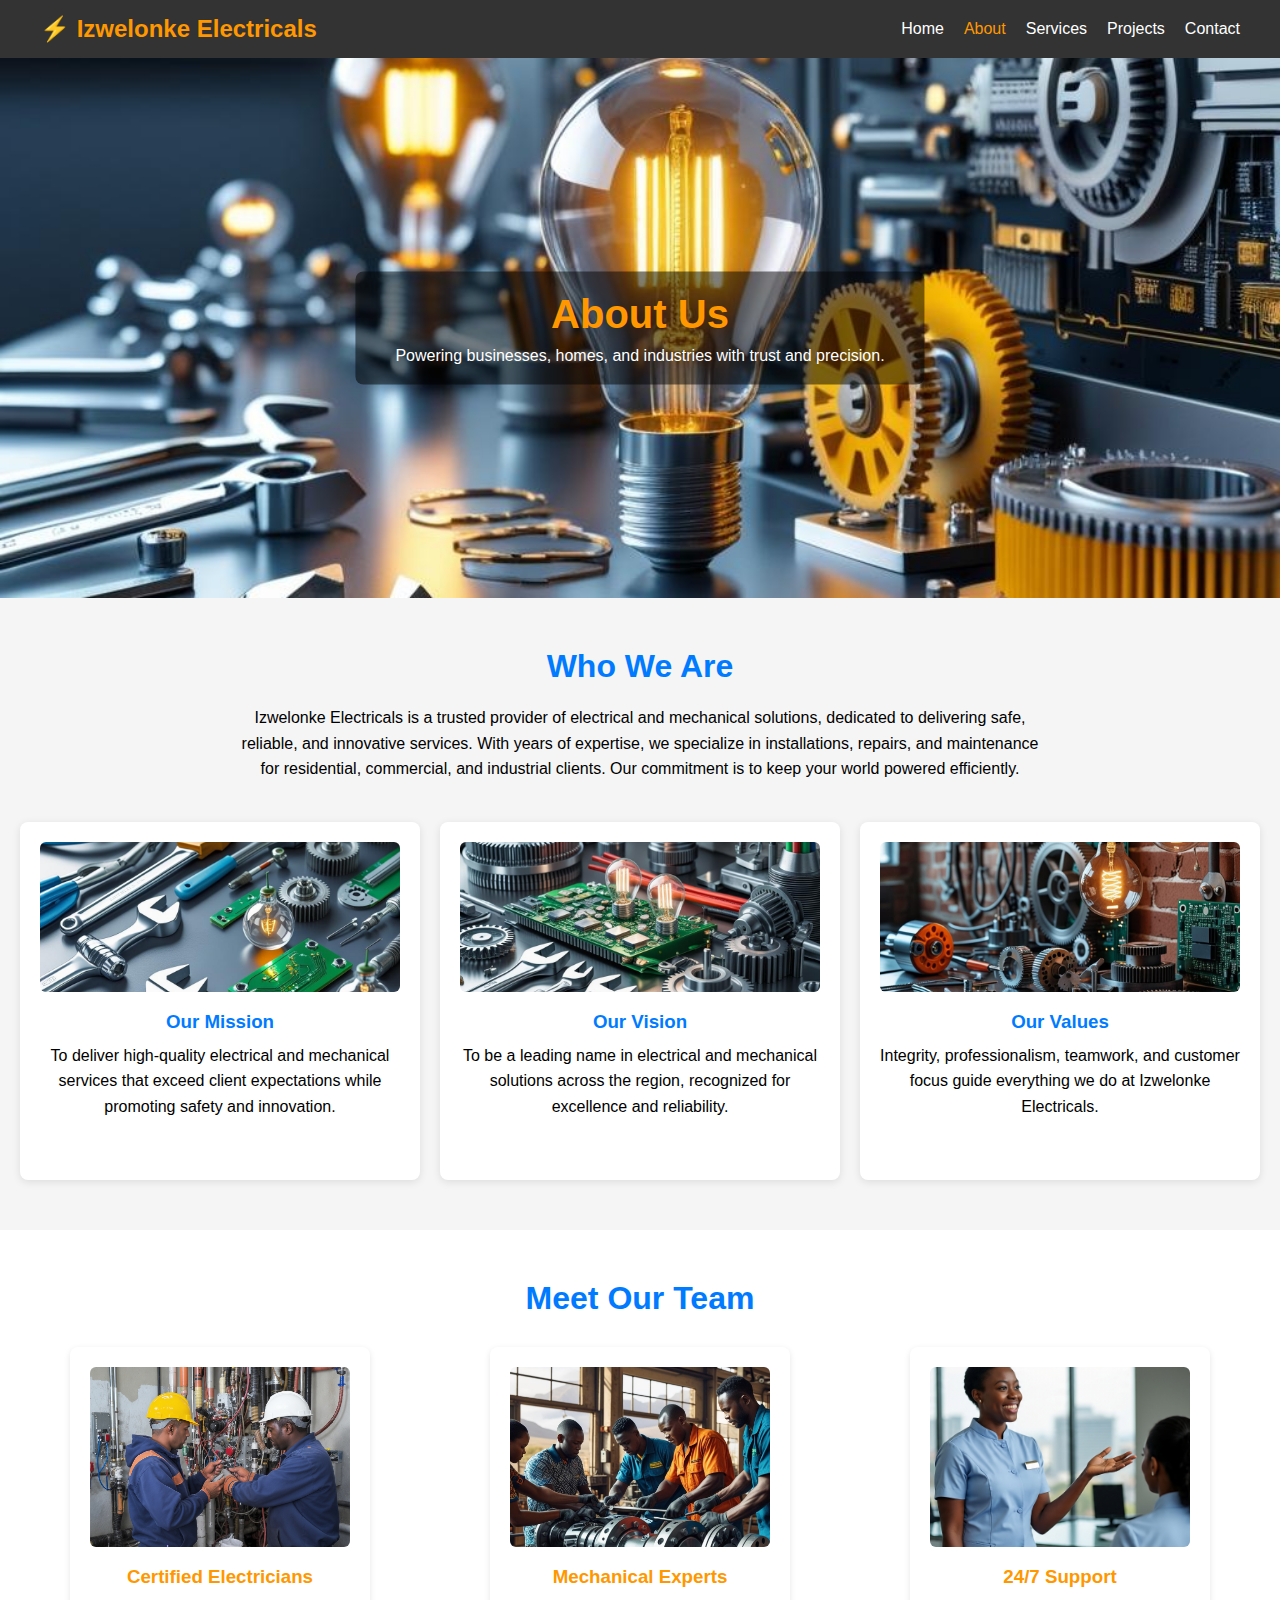
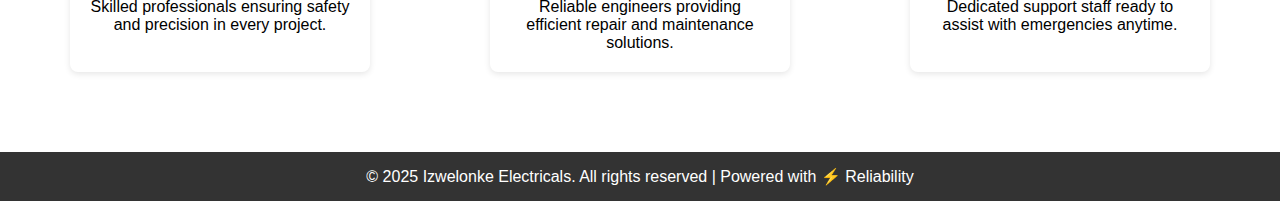
<file: about.html>
<!DOCTYPE html>
<html lang="en">
<head>
  <meta charset="UTF-8">
  <meta name="viewport" content="width=device-width, initial-scale=1.0">
  <title>About Us - Izwelonke Electricals</title>
  <link rel="stylesheet" href="style.css">
</head>
<body>
  <!-- Header & Navigation -->
  <header>
    <div class="logo">⚡ Izwelonke Electricals</div>
    <nav>
      <ul>
        <li><a href="index.html">Home</a></li>
        <li><a href="about.html" class="active">About</a></li>
        <li><a href="services.html">Services</a></li>
        <li><a href="projects.html">Projects</a></li>
        <li><a href="contact.html">Contact</a></li>
      </ul>
    </nav>
  </header>

  <!-- Banner Section -->
  <section class="banner">
    <img src="images/electric.about_page.jpg">
    <div class="banner-text">
      <h1>About Us</h1>
      <p>Powering businesses, homes, and industries with trust and precision.</p>
    </div>
  </section>

  <!-- About Content -->
  <section class="about-content">
    <div class="container">
      <h2>Who We Are</h2>
      <p>
        Izwelonke Electricals is a trusted provider of electrical and mechanical solutions, 
        dedicated to delivering safe, reliable, and innovative services. With years of expertise, 
        we specialize in installations, repairs, and maintenance for residential, commercial, 
        and industrial clients. Our commitment is to keep your world powered efficiently.
      </p>

      <div class="mission-vision">
        <div class="box">
          <img src="images/mission.jpg">
          <h3>Our Mission</h3>
          <p>To deliver high-quality electrical and mechanical services that exceed client expectations while promoting safety and innovation.</p>
        </div>
        <div class="box">
          <img src="images/vision.jpg">
          <h3>Our Vision</h3>
          <p>To be a leading name in electrical and mechanical solutions across the region, recognized for excellence and reliability.</p>
        </div>
        <div class="box">
          <img src="images/Values.jpg">
          <h3>Our Values</h3>
          <p>Integrity, professionalism, teamwork, and customer focus guide everything we do at Izwelonke Electricals.</p>
        </div>
      </div>
    </div>
  </section>

  <!-- Team/Highlights -->
  <section class="team">
    <h2>Meet Our Team</h2>
    <div class="team-cards">
      <div class="card">
        <img src="images/teamwork_electricians.jpg">
        <h3>Certified Electricians</h3>
        <p>Skilled professionals ensuring safety and precision in every project.</p>
      </div>
      <div class="card">
        <img src="images/Mechanical_team.jpg">
        <h3>Mechanical Experts</h3>
        <p>Reliable engineers providing efficient repair and maintenance solutions.</p>
      </div>
      <div class="card">
        <img src="images/a_support_staff_in_south_africa.jpeg">
        <h3>24/7 Support</h3>
        <p>Dedicated support staff ready to assist with emergencies anytime.</p>
      </div>
    </div>
  </section>

  <!-- Footer -->
  <footer>
    <p>&copy; 2025 Izwelonke Electricals. All rights reserved | Powered with ⚡ Reliability</p>
  </footer>
</body>
</html>
</file>
<file: style.css>
/* General Reset */
* {
  margin: 0;
  padding: 0;
  box-sizing: border-box;
  font-family: Arial, sans-serif;
}

/* Colors */
:root {
  --primary: #007BFF;   /* Electric Blue */
  --secondary: #333333; /* Dark Gray */
  --accent: #FF9800;    /* Safety Orange */
  --light: #F5F5F5;
  --white: #FFFFFF;
}

/* Header */
header {
  display: flex;
  justify-content: space-between;
  align-items: center;
  background: var(--secondary);
  padding: 15px 40px;
}

header .logo {
  color: var(--accent);
  font-size: 1.5rem;
  font-weight: bold;
}

nav ul {
  list-style: none;
  display: flex;
  gap: 20px;
}

nav a {
  color: var(--white);
  text-decoration: none;
  font-weight: 500;
}

nav a.active, nav a:hover {
  color: var(--accent);
}

/* Hero Section */
.hero {
  height: 80vh;
  background: linear-gradient(rgba(0,0,0,0.6), rgba(0,0,0,0.6)),
              url('electric-bg.jpg') center/cover no-repeat;
  display: flex;
  align-items: center;
  justify-content: center;
  text-align: center;
  color: var(--white);
  padding: 20px;
}

.hero h1 {
  font-size: 2.8rem;
  margin-bottom: 15px;
  color: var(--primary);
}

.hero p {
  font-size: 1.2rem;
  margin-bottom: 25px;
}

.btn {
  background: var(--accent);
  color: var(--white);
  padding: 12px 25px;
  text-decoration: none;
  font-weight: bold;
  border-radius: 5px;
  transition: 0.3s;
}

.btn:hover {
  background: var(--primary);
}

/* Highlights Section */
.highlights {
  display: flex;
  justify-content: space-around;
  padding: 50px 20px;
  background: var(--light);
}

.highlight {
  width: 30%;
  text-align: center;
  background: var(--white);
  padding: 20px;
  border-radius: 8px;
  box-shadow: 0px 2px 6px rgba(0,0,0,0.1);
  transition: transform 0.3s;
}

.highlight:hover {
  transform: translateY(-5px);
}

.highlight h2 {
  color: var(--primary);
  margin-bottom: 10px;
}

/* Footer */
footer {
  background: var(--secondary);
  color: var(--white);
  text-align: center;
  padding: 15px;
  margin-top: 30px;
}

/* Banner Section */
.banner {
  position: relative;
  height: 60vh;
  overflow: hidden;
}

.banner img {
  width: 100%;
  height: 100%;
  object-fit: cover;
}

.banner-text {
  position: absolute;
  top: 50%;
  left: 50%;
  transform: translate(-50%, -50%);
  color: var(--white);
  text-align: center;
  background: rgba(0, 0, 0, 0.5);
  padding: 20px 40px;
  border-radius: 8px;
}

.banner-text h1 {
  font-size: 2.5rem;
  margin-bottom: 10px;
  color: var(--accent);
}

/* About Content */
.about-content {
  padding: 50px 20px;
  text-align: center;
  background: var(--light);
}

.about-content h2 {
  font-size: 2rem;
  margin-bottom: 20px;
  color: var(--primary);
}

.about-content p {
  max-width: 800px;
  margin: 0 auto 40px;
  line-height: 1.6;
}

/* Mission & Vision */
.mission-vision {
  display: flex;
  justify-content: space-around;
  flex-wrap: wrap;
  gap: 20px;
}

.mission-vision .box {
  flex: 1;
  min-width: 250px;
  background: var(--white);
  padding: 20px;
  border-radius: 8px;
  box-shadow: 0 2px 8px rgba(0,0,0,0.1);
}

.mission-vision .box img {
  width: 100%;
  height: 150px;
  object-fit: cover;
  border-radius: 6px;
  margin-bottom: 15px;
}

.mission-vision h3 {
  color: var(--primary);
  margin-bottom: 10px;
}

/* Team Section */
.team {
  padding: 50px 20px;
  text-align: center;
}

.team h2 {
  font-size: 2rem;
  margin-bottom: 30px;
  color: var(--primary);
}

.team-cards {
  display: flex;
  justify-content: space-around;
  flex-wrap: wrap;
  gap: 20px;
}

.team-cards .card {
  flex: 1;
  min-width: 250px;
  max-width: 300px;
  background: var(--white);
  border-radius: 8px;
  box-shadow: 0 2px 6px rgba(0,0,0,0.1);
  padding: 20px;
}

.team-cards .card img {
  width: 100%;
  height: 180px;
  object-fit: cover;
  border-radius: 6px;
  margin-bottom: 15px;
}

.team-cards h3 {
  color: var(--accent);
  margin-bottom: 10px;
}

/* Services Hero */
.services-hero {
    background: linear-gradient(rgba(0,0,0,0.7), rgba(0,0,0,0.7)), url('images/electric-bg.jpg') center/cover no-repeat;
    color: white;
    text-align: center;
    padding: 80px 20px;
}

.services-hero h1 {
    font-size: 2.5rem;
    color: #ff8800;
    margin-bottom: 10px;
}

.services-hero p {
    font-size: 1.2rem;
    max-width: 700px;
    margin: 0 auto;
}

/* Services Grid */
.services-grid {
    display: grid;
    grid-template-columns: repeat(auto-fit, minmax(280px, 1fr));
    gap: 25px;
    padding: 50px 10%;
    background: #f9f9f9;
}

.service-card {
    background: white;
    border-radius: 12px;
    padding: 25px;
    text-align: center;
    box-shadow: 0 6px 15px rgba(0,0,0,0.1);
    transition: transform 0.3s ease, box-shadow 0.3s ease;
}

.service-card i {
    font-size: 40px;
    color: #ff8800;
    margin-bottom: 15px;
}

.service-card h3 {
    margin-bottom: 10px;
    color: #007BFF; /* Electric Blue */
}

.service-card p {
    color: #666;
    font-size: 0.95rem;
}

.service-card:hover {
    transform: translateY(-8px);
    box-shadow: 0 12px 25px rgba(0,0,0,0.2);
}

.service-card img {
    width: 100%;
    border-radius: 8px;
    margin-top: 1rem;
}

/* Projects Hero */
.projects-hero {
  background: linear-gradient(rgba(0,0,0,0.7), rgba(0,0,0,0.7)), url('images/projects-bg.jpg') center/cover no-repeat;
  color: white;
  text-align: center;
  padding: 80px 20px;
}

.projects-hero h1 {
  font-size: 2.5rem;
  color: #ff8800;
  margin-bottom: 10px;
}

.projects-hero p {
  font-size: 1.2rem;
  max-width: 700px;
  margin: 0 auto;
}

/* Projects Grid */
.projects-grid {
  display: grid;
  grid-template-columns: repeat(auto-fit, minmax(300px, 1fr));
  gap: 25px;
  padding: 50px 10%;
  background: #f9f9f9;
}

.project-card {
  background: white;
  border-radius: 12px;
  overflow: hidden;
  box-shadow: 0 6px 15px rgba(0,0,0,0.1);
  transition: transform 0.3s ease, box-shadow 0.3s ease;
  cursor: pointer;
}

.project-card img {
  width: 100%;
  height: 220px;
  object-fit: cover;
}

.project-info {
  padding: 20px;
}

.project-info h3 {
  margin-bottom: 10px;
  color: #007BFF; /* Electric Blue */
}

.project-info p {
  color: #666;
  font-size: 0.95rem;
}

/* Hover Effect */
.project-card:hover {
  transform: translateY(-8px);
  box-shadow: 0 12px 25px rgba(0,0,0,0.2);
}

/* Contact Hero */
.contact-hero {
  background: linear-gradient(rgba(0,0,0,0.7), rgba(0,0,0,0.7)), url('images/contact-bg.jpg') center/cover no-repeat;
  color: white;
  text-align: center;
  padding: 80px 20px;
}

.contact-hero h1 {
  font-size: 2.5rem;
  color: #ff8800;
  margin-bottom: 10px;
}

.contact-hero p {
  font-size: 1.2rem;
  max-width: 700px;
  margin: 0 auto;
}

/* Contact Section */
.contact-section {
  display: grid;
  grid-template-columns: repeat(auto-fit, minmax(350px, 1fr));
  gap: 30px;
  padding: 50px 10%;
  background: #f9f9f9;
}

.contact-info {
  background: white;
  padding: 25px;
  border-radius: 12px;
  box-shadow: 0 6px 15px rgba(0,0,0,0.1);
}

.contact-info h2 {
  margin-bottom: 15px;
  color: #333;
}

.contact-info p {
  margin: 10px 0;
  font-size: 0.95rem;
  color: #555;
}

.contact-info a {
  color: #ff8800;
  text-decoration: none;
}

.contact-form {
  background: white;
  padding: 25px;
  border-radius: 12px;
  box-shadow: 0 6px 15px rgba(0,0,0,0.1);
}

.contact-form h2 {
  margin-bottom: 15px;
  color: #333;
}

.contact-form input,
.contact-form textarea {
  width: 100%;
  padding: 12px;
  margin: 10px 0;
  border: 1px solid #ccc;
  border-radius: 8px;
}

.contact-form button {
  background: #ff8800;
  color: white;
  padding: 12px 20px;
  border: none;
  border-radius: 8px;
  cursor: pointer;
}

.contact-form button:hover {
  background: #e67600;
}

/* Map Section */
.map {
  padding: 50px 10%;
  text-align: center;
}

.map h2 {
  margin-bottom: 20px;
  color: #333;
}

/* ==========================
   MOBILE RESPONSIVENESS
   ========================== */

/* For tablets and small screens */
@media (max-width: 768px) {
    body {
        font-size: 14px;
        line-height: 1.5;
    }

    header {
        padding: 10px 15px;
    }

    header h1 {
        font-size: 20px;
    }

    nav ul {
        flex-wrap: wrap;   /* allows menu items to wrap if space is small */
        justify-content: center;
        gap: 10px;
    }

    nav ul li a {
        font-size: 14px;
        padding: 6px 10px;
    }

    .hero, .about, .services, .projects, .contact {
        padding: 40px 15px;
        text-align: center;
    }

    .hero h1, .about h2, .services h2, .projects h2, .contact h2 {
        font-size: 22px;
    }

    .hero p, .about p, .services p, .projects p, .contact p {
        font-size: 14px;
    }
}

/* For very small phones */
@media (max-width: 480px) {
    header h1 {
        font-size: 18px;
    }

    nav ul {
        gap: 6px;
    }

    nav ul li a {
        font-size: 12px;
        padding: 4px 6px;
    }

    .hero h1 {
        font-size: 18px;
    }

    .hero p {
        font-size: 12px;
    }

    button, .btn {
        font-size: 12px;
        padding: 8px 10px;
    }

    .map iframe {
        width: 100%;
        height: 220px;
    }
}
</file>
